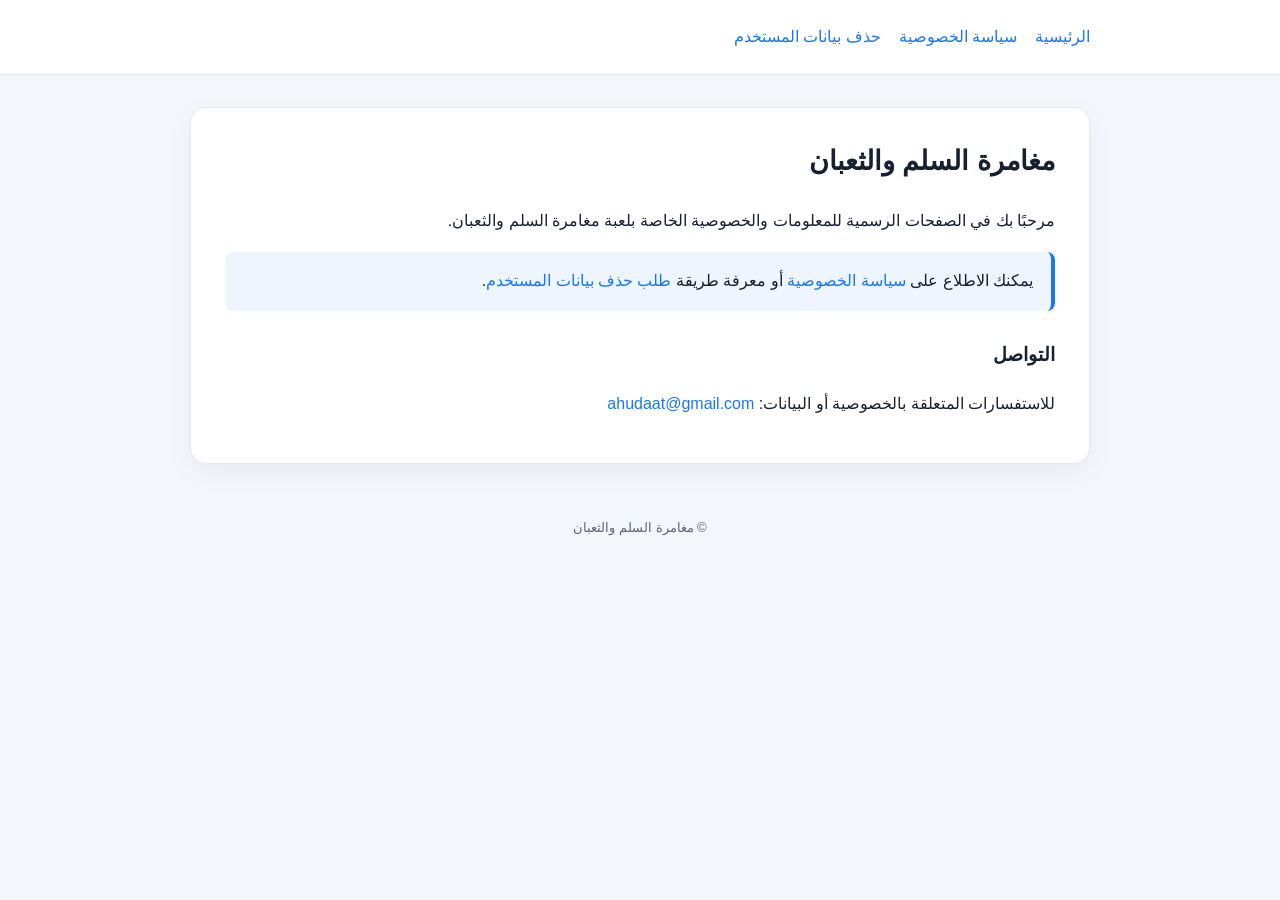
<file: index.html>
<!doctype html>
<html lang="ar" dir="rtl"><head><meta charset="utf-8"><meta name="viewport" content="width=device-width,initial-scale=1"><title>مغامرة السلم والثعبان</title><link rel="stylesheet" href="style.css"></head>
<body><header><nav><a href="index.html">الرئيسية</a><a href="privacy.html">سياسة الخصوصية</a><a href="data-deletion.html">حذف بيانات المستخدم</a></nav></header>
<main><h1>مغامرة السلم والثعبان</h1><p>مرحبًا بك في الصفحات الرسمية للمعلومات والخصوصية الخاصة بلعبة مغامرة السلم والثعبان.</p>
<div class="notice">يمكنك الاطلاع على <a href="privacy.html">سياسة الخصوصية</a> أو معرفة طريقة <a href="data-deletion.html">طلب حذف بيانات المستخدم</a>.</div>
<h2>التواصل</h2><p>للاستفسارات المتعلقة بالخصوصية أو البيانات: <a href="mailto:ahudaat@gmail.com">ahudaat@gmail.com</a></p></main><footer>© مغامرة السلم والثعبان</footer></body></html>
</file>
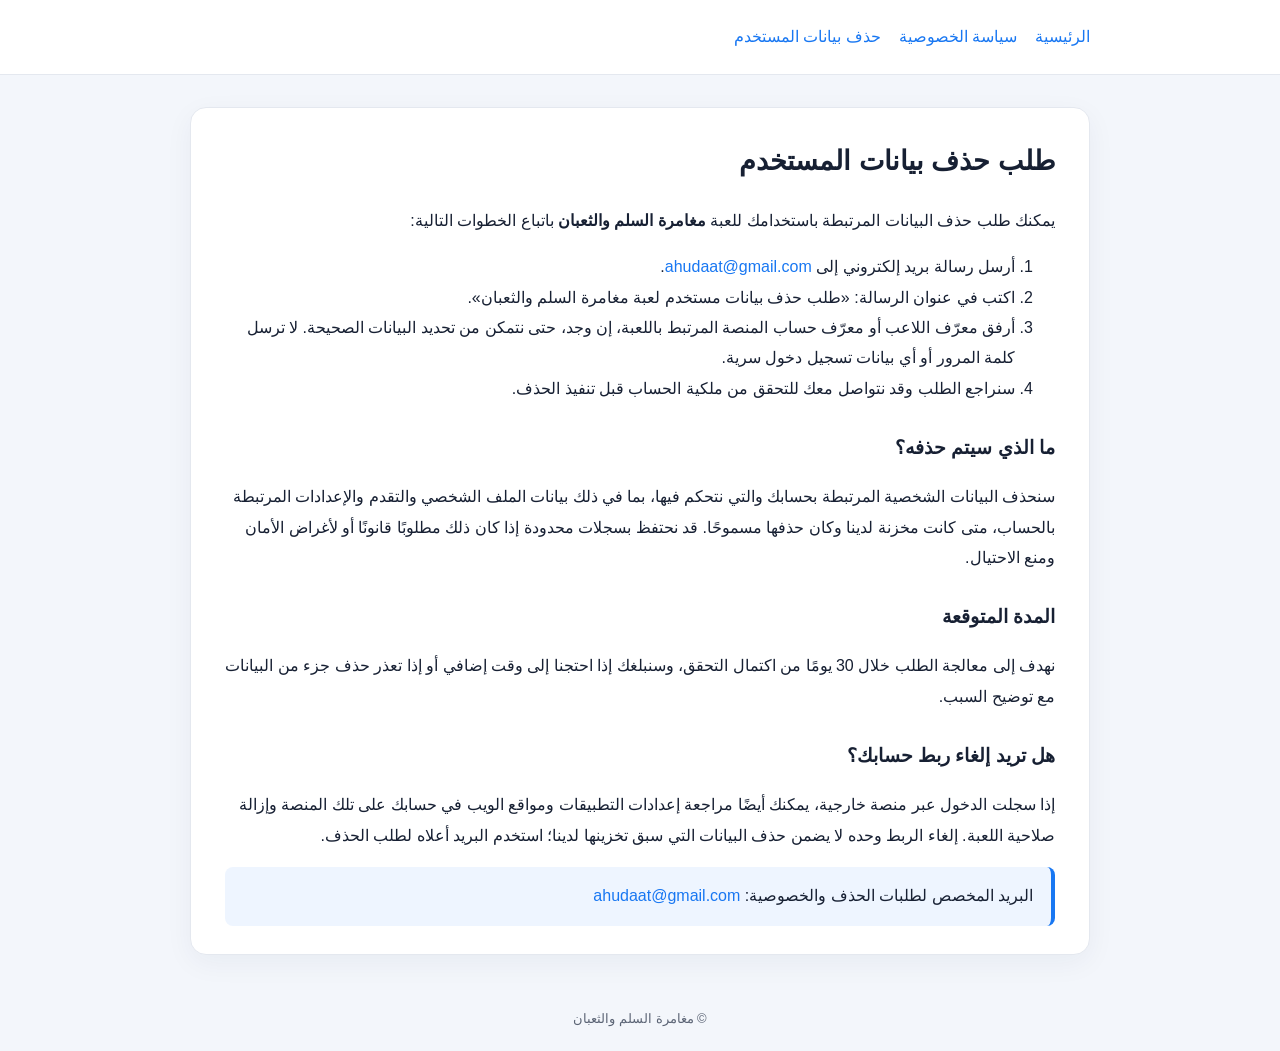
<file: data-deletion.html>
<!doctype html>
<html lang="ar" dir="rtl"><head><meta charset="utf-8"><meta name="viewport" content="width=device-width,initial-scale=1"><title>حذف بيانات المستخدم | مغامرة السلم والثعبان</title><link rel="stylesheet" href="style.css"></head>
<body><header><nav><a href="index.html">الرئيسية</a><a href="privacy.html">سياسة الخصوصية</a><a href="data-deletion.html">حذف بيانات المستخدم</a></nav></header>
<main><h1>طلب حذف بيانات المستخدم</h1>
<p>يمكنك طلب حذف البيانات المرتبطة باستخدامك للعبة <strong>مغامرة السلم والثعبان</strong> باتباع الخطوات التالية:</p>
<ol><li>أرسل رسالة بريد إلكتروني إلى <a href="mailto:ahudaat@gmail.com?subject=%D8%B7%D9%84%D8%A8%20%D8%AD%D8%B0%D9%81%20%D8%A8%D9%8A%D8%A7%D9%86%D8%A7%D8%AA%20%D9%85%D8%B3%D8%AA%D8%AE%D8%AF%D9%85">ahudaat@gmail.com</a>.</li><li>اكتب في عنوان الرسالة: «طلب حذف بيانات مستخدم لعبة مغامرة السلم والثعبان».</li><li>أرفق معرّف اللاعب أو معرّف حساب المنصة المرتبط باللعبة، إن وجد، حتى نتمكن من تحديد البيانات الصحيحة. لا ترسل كلمة المرور أو أي بيانات تسجيل دخول سرية.</li><li>سنراجع الطلب وقد نتواصل معك للتحقق من ملكية الحساب قبل تنفيذ الحذف.</li></ol>
<h2>ما الذي سيتم حذفه؟</h2><p>سنحذف البيانات الشخصية المرتبطة بحسابك والتي نتحكم فيها، بما في ذلك بيانات الملف الشخصي والتقدم والإعدادات المرتبطة بالحساب، متى كانت مخزنة لدينا وكان حذفها مسموحًا. قد نحتفظ بسجلات محدودة إذا كان ذلك مطلوبًا قانونًا أو لأغراض الأمان ومنع الاحتيال.</p>
<h2>المدة المتوقعة</h2><p>نهدف إلى معالجة الطلب خلال 30 يومًا من اكتمال التحقق، وسنبلغك إذا احتجنا إلى وقت إضافي أو إذا تعذر حذف جزء من البيانات مع توضيح السبب.</p>
<h2>هل تريد إلغاء ربط حسابك؟</h2><p>إذا سجلت الدخول عبر منصة خارجية، يمكنك أيضًا مراجعة إعدادات التطبيقات ومواقع الويب في حسابك على تلك المنصة وإزالة صلاحية اللعبة. إلغاء الربط وحده لا يضمن حذف البيانات التي سبق تخزينها لدينا؛ استخدم البريد أعلاه لطلب الحذف.</p>
<div class="notice">البريد المخصص لطلبات الحذف والخصوصية: <a href="mailto:ahudaat@gmail.com">ahudaat@gmail.com</a></div>
</main><footer>© مغامرة السلم والثعبان</footer></body></html>
</file>
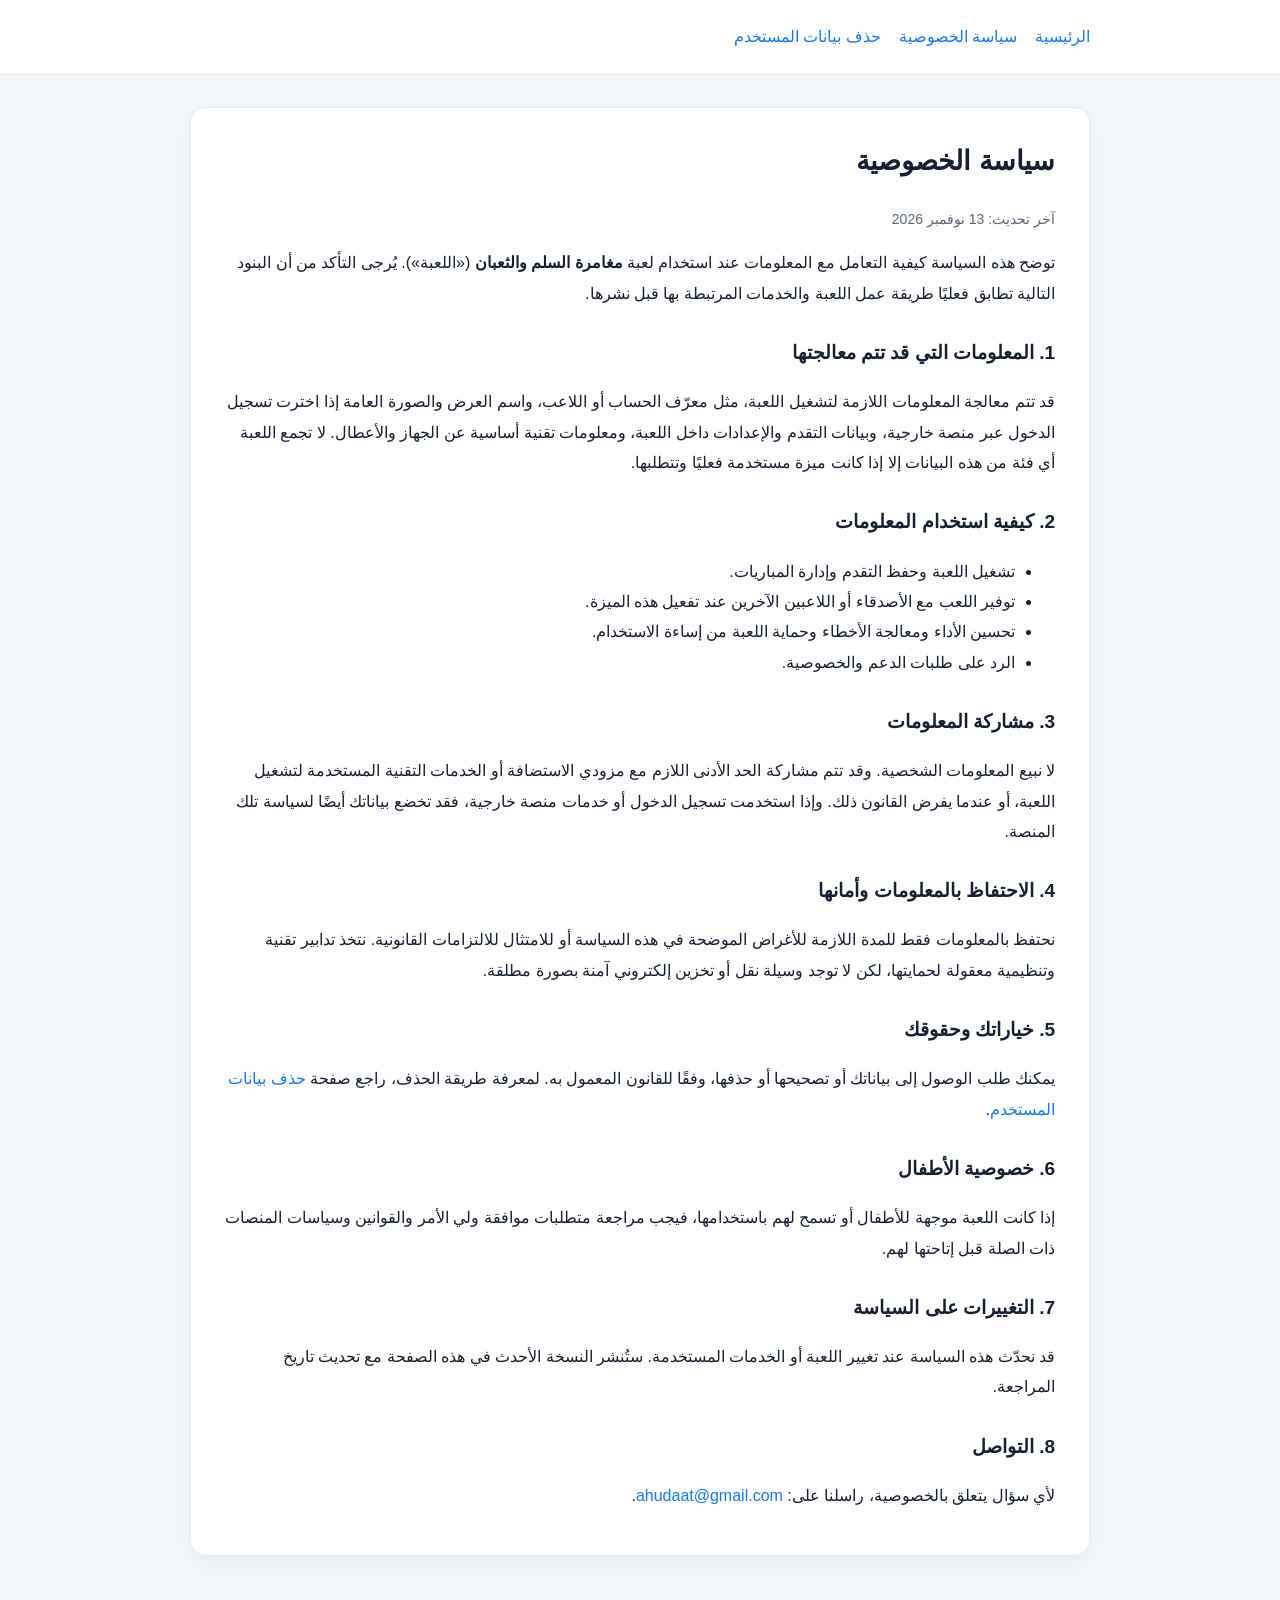
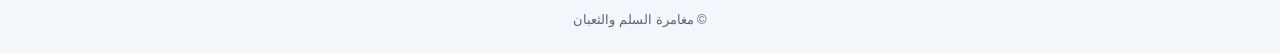
<file: privacy.html>
<!doctype html>
<html lang="ar" dir="rtl"><head><meta charset="utf-8"><meta name="viewport" content="width=device-width,initial-scale=1"><title>سياسة الخصوصية | مغامرة السلم والثعبان</title><link rel="stylesheet" href="style.css"></head>
<body><header><nav><a href="index.html">الرئيسية</a><a href="privacy.html">سياسة الخصوصية</a><a href="data-deletion.html">حذف بيانات المستخدم</a></nav></header>
<main><h1>سياسة الخصوصية</h1><p class="muted">آخر تحديث: 13 نوفمبر 2026</p>
<p>توضح هذه السياسة كيفية التعامل مع المعلومات عند استخدام لعبة <strong>مغامرة السلم والثعبان</strong> («اللعبة»). يُرجى التأكد من أن البنود التالية تطابق فعليًا طريقة عمل اللعبة والخدمات المرتبطة بها قبل نشرها.</p>
<h2>1. المعلومات التي قد تتم معالجتها</h2><p>قد تتم معالجة المعلومات اللازمة لتشغيل اللعبة، مثل معرّف الحساب أو اللاعب، واسم العرض والصورة العامة إذا اخترت تسجيل الدخول عبر منصة خارجية، وبيانات التقدم والإعدادات داخل اللعبة، ومعلومات تقنية أساسية عن الجهاز والأعطال. لا تجمع اللعبة أي فئة من هذه البيانات إلا إذا كانت ميزة مستخدمة فعليًا وتتطلبها.</p>
<h2>2. كيفية استخدام المعلومات</h2><ul><li>تشغيل اللعبة وحفظ التقدم وإدارة المباريات.</li><li>توفير اللعب مع الأصدقاء أو اللاعبين الآخرين عند تفعيل هذه الميزة.</li><li>تحسين الأداء ومعالجة الأخطاء وحماية اللعبة من إساءة الاستخدام.</li><li>الرد على طلبات الدعم والخصوصية.</li></ul>
<h2>3. مشاركة المعلومات</h2><p>لا نبيع المعلومات الشخصية. وقد تتم مشاركة الحد الأدنى اللازم مع مزودي الاستضافة أو الخدمات التقنية المستخدمة لتشغيل اللعبة، أو عندما يفرض القانون ذلك. وإذا استخدمت تسجيل الدخول أو خدمات منصة خارجية، فقد تخضع بياناتك أيضًا لسياسة تلك المنصة.</p>
<h2>4. الاحتفاظ بالمعلومات وأمانها</h2><p>نحتفظ بالمعلومات فقط للمدة اللازمة للأغراض الموضحة في هذه السياسة أو للامتثال للالتزامات القانونية. نتخذ تدابير تقنية وتنظيمية معقولة لحمايتها، لكن لا توجد وسيلة نقل أو تخزين إلكتروني آمنة بصورة مطلقة.</p>
<h2>5. خياراتك وحقوقك</h2><p>يمكنك طلب الوصول إلى بياناتك أو تصحيحها أو حذفها، وفقًا للقانون المعمول به. لمعرفة طريقة الحذف، راجع صفحة <a href="data-deletion.html">حذف بيانات المستخدم</a>.</p>
<h2>6. خصوصية الأطفال</h2><p>إذا كانت اللعبة موجهة للأطفال أو تسمح لهم باستخدامها، فيجب مراجعة متطلبات موافقة ولي الأمر والقوانين وسياسات المنصات ذات الصلة قبل إتاحتها لهم.</p>
<h2>7. التغييرات على السياسة</h2><p>قد نحدّث هذه السياسة عند تغيير اللعبة أو الخدمات المستخدمة. ستُنشر النسخة الأحدث في هذه الصفحة مع تحديث تاريخ المراجعة.</p>
<h2>8. التواصل</h2><p>لأي سؤال يتعلق بالخصوصية، راسلنا على: <a href="mailto:ahudaat@gmail.com">ahudaat@gmail.com</a>.</p>
</main><footer>© مغامرة السلم والثعبان</footer></body></html>
</file>
<file: style.css>
:root{color-scheme:light;--ink:#172033;--muted:#5b6475;--blue:#1877f2;--bg:#f3f6fb}
*{box-sizing:border-box}body{margin:0;background:var(--bg);font-family:Tahoma,Arial,sans-serif;color:var(--ink);line-height:1.9}
header{background:#fff;border-bottom:1px solid #e4e8ef;padding:22px 16px}
nav,main{max-width:900px;margin:auto}nav{display:flex;gap:18px;flex-wrap:wrap}a{color:var(--blue);text-decoration:none}a:hover{text-decoration:underline}
main{background:#fff;margin:32px auto;padding:28px 34px;border:1px solid #e4e8ef;border-radius:16px;box-shadow:0 8px 28px #18294a0d}
h1{font-size:27px;margin-top:0}h2{font-size:19px;margin-top:26px}p,li{font-size:16px}.muted{color:var(--muted);font-size:14px}
.notice{background:#eef5ff;border-right:4px solid var(--blue);padding:14px 18px;border-radius:8px}
footer{text-align:center;color:var(--muted);padding:20px;font-size:13px}
@media(max-width:600px){main{margin:14px;padding:20px}h1{font-size:23px}}
</file>
